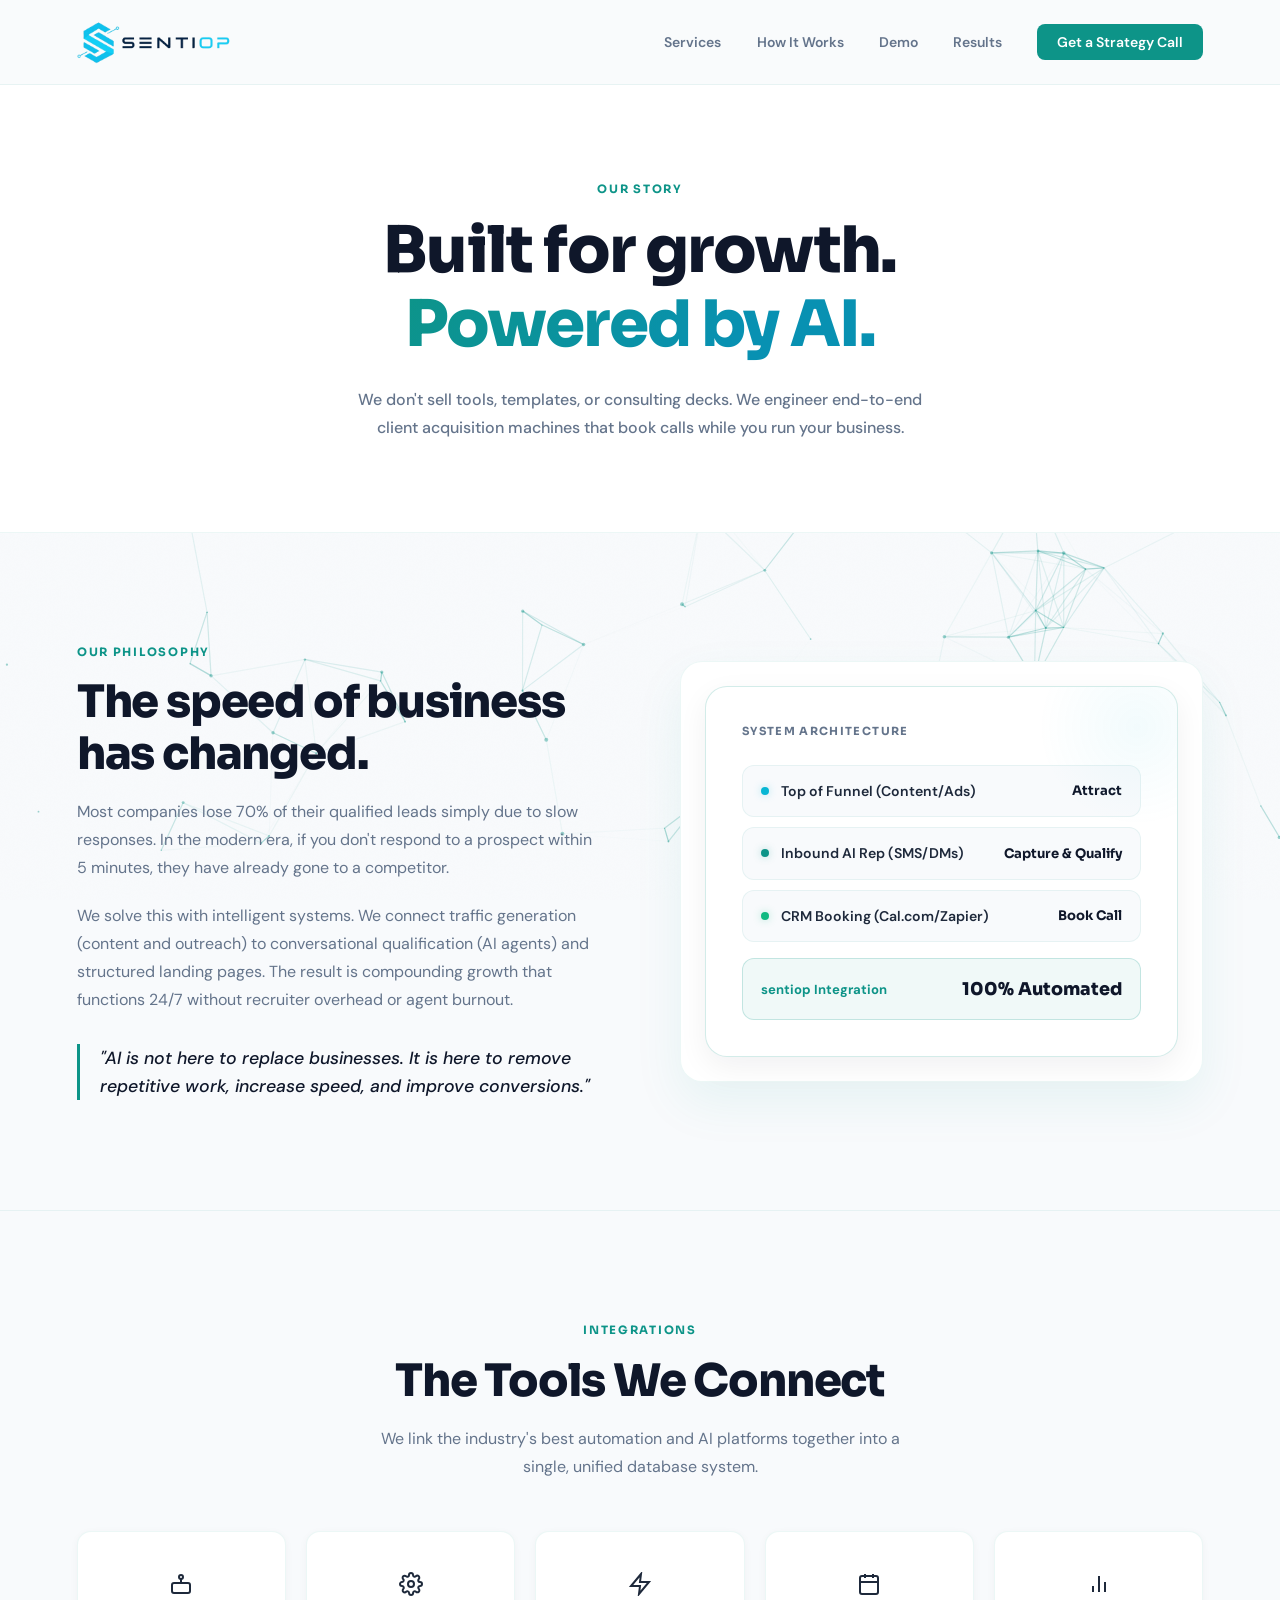
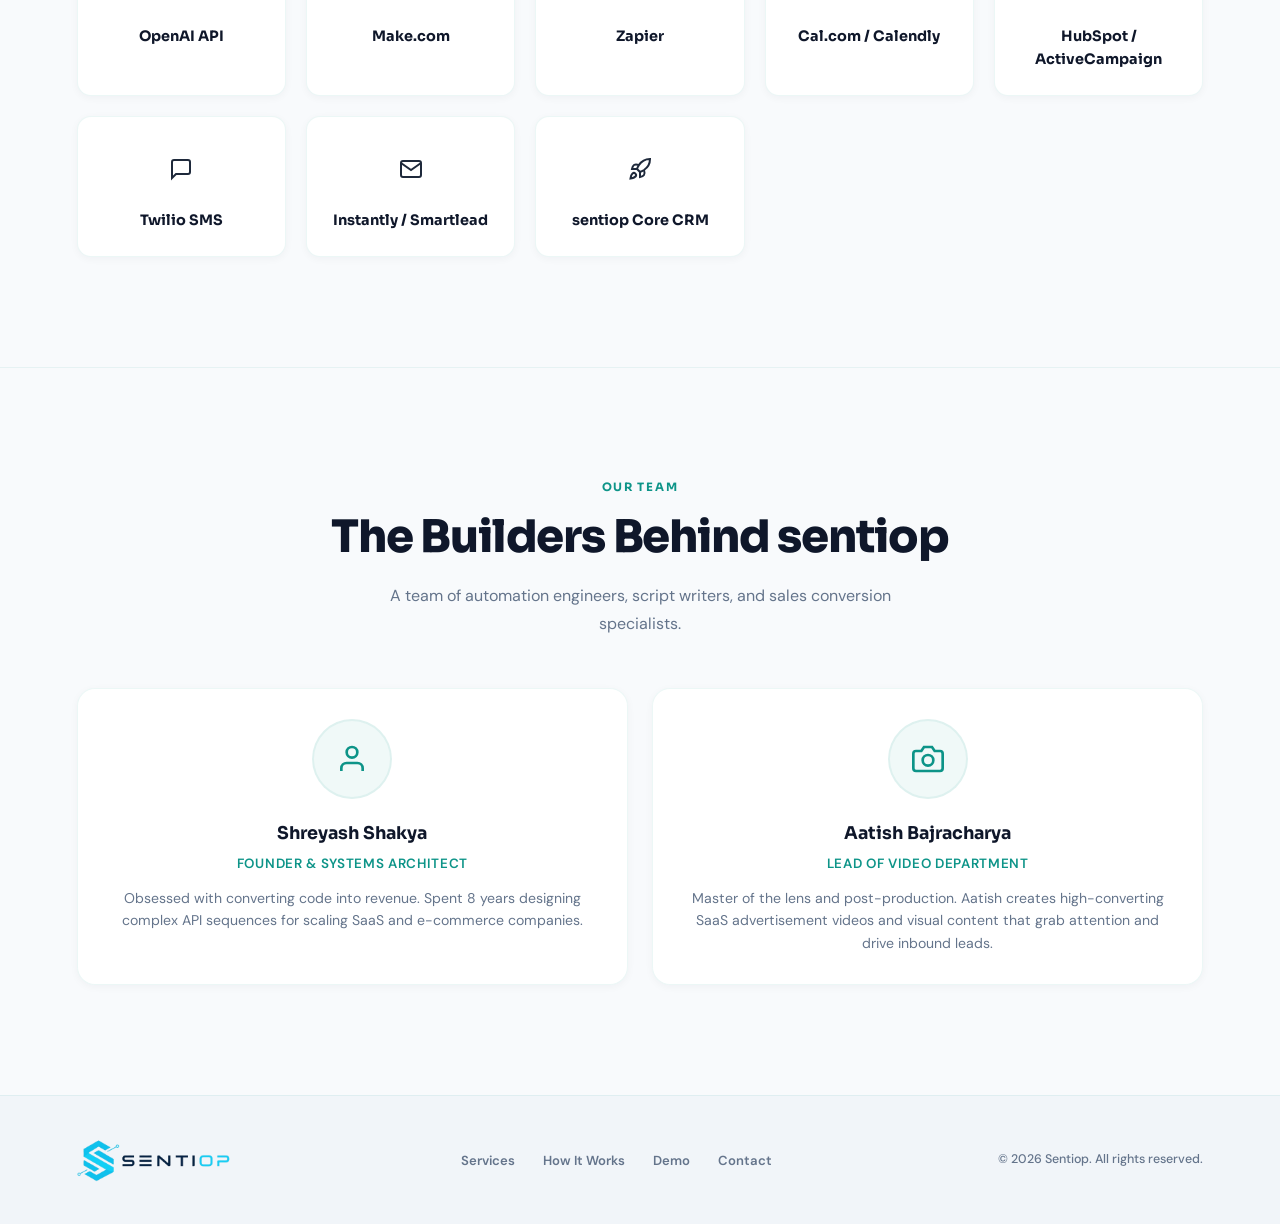
<file: html/about.html>
<!DOCTYPE html>
<html lang="en">
<head>
  <meta charset="UTF-8" />
  <meta name="viewport" content="width=device-width, initial-scale=1.0" />
  <title>About Us — sentiop | Built for Growth, Powered by AI</title>
  
  <!-- SEO Meta Tags -->
  <meta name="description" content="Learn about sentiop' philosophy, our team, and the custom AI-powered integrations we use to scale businesses." />
  
  <!-- Fonts -->
  <link rel="preconnect" href="https://fonts.googleapis.com" />
  <link rel="preconnect" href="https://fonts.gstatic.com" crossorigin />
  <link href="https://fonts.googleapis.com/css2?family=Sora:wght@300;400;500;600;700;800&family=DM+Sans:wght@300;400;500;600;700&display=swap" rel="stylesheet" />
  
  <!-- External Stylesheet -->
  <link rel="stylesheet" href="../css/style.css" />
  
  <!-- External Javascript (Deferred) -->
  <script src="../js/script.js" defer></script>
</head>
<body>

  <!-- Background Particle Network -->
  <canvas id="particle-canvas"></canvas>

  <!-- Nav -->
  <header>
    <nav>
      <div class="logo" id="aboutLogo">
        <a href="index.html" style="text-decoration:none; display:flex; align-items:center;">
          <img src="../images/logo.png" alt="Sentiop Logo" class="logo-img">
        </a>
      </div>
      <ul class="nav-links">
        <li><a href="index.html#services" id="navHomeServices">Services</a></li>
        <li><a href="index.html#system" id="navHomeSystem">How It Works</a></li>
        <li><a href="index.html#demo" id="navHomeDemo">Demo</a></li>
        <li><a href="index.html#testimonials" id="navHomeTestimonials">Results</a></li>
        <li><a href="index.html#contact" class="nav-cta" id="navHomeCta">Get a Strategy Call</a></li>
      </ul>
      <div class="hamburger" id="hamburger" aria-label="Toggle navigation menu">
        <span></span><span></span><span></span>
      </div>
    </nav>
  </header>

  <!-- Mobile Nav -->
  <div class="mobile-nav" id="mobileNav">
    <span class="mobile-nav-close" id="mobileNavClose" role="button" aria-label="Close menu">✕</span>
    <a href="index.html#services" onclick="closeMobileNav()">Services</a>
    <a href="index.html#system" onclick="closeMobileNav()">How It Works</a>
    <a href="index.html#demo" onclick="closeMobileNav()">Demo</a>
    <a href="index.html#testimonials" onclick="closeMobileNav()">Results</a>
    <a href="index.html#contact" onclick="closeMobileNav()">Get a Strategy Call</a>
  </div>

  <main>
    <!-- About Hero -->
    <section id="about-hero">
      <div class="about-hero-content fade-up">
        <p class="section-label">Our Story</p>
        <h1 class="section-title" style="font-size: clamp(2.4rem, 5vw, 4rem); letter-spacing:-1.8px; margin-bottom: 24px;">
          Built for growth.<br/>
          <span class="highlight" style="background: linear-gradient(130deg, var(--accent) 0%, var(--accent2) 70%); -webkit-background-clip: text; -webkit-text-fill-color: transparent; background-clip: text;">Powered by AI.</span>
        </h1>
        <p class="section-sub" style="margin: 0 auto; max-width: 600px; font-weight: 500;">
          We don't sell tools, templates, or consulting decks. We engineer end-to-end client acquisition machines that book calls while you run your business.
        </p>
      </div>
    </section>

    <!-- Philosophy & Mission -->
    <section class="section-pad" id="philosophy" style="background: transparent;">
      <div class="about-grid">
        <div class="fade-up">
          <p class="section-label">Our Philosophy</p>
          <h2 class="section-title">The speed of business has changed.</h2>
          <p class="section-sub" style="margin-bottom: 20px;">
            Most companies lose 70% of their qualified leads simply due to slow responses. In the modern era, if you don't respond to a prospect within 5 minutes, they have already gone to a competitor.
          </p>
          <p class="section-sub">
            We solve this with intelligent systems. We connect traffic generation (content and outreach) to conversational qualification (AI agents) and structured landing pages. The result is compounding growth that functions 24/7 without recruiter overhead or agent burnout.
          </p>
          <div class="philosophy-card">
            <p class="philosophy-text">
              "AI is not here to replace businesses. It is here to remove repetitive work, increase speed, and improve conversions."
            </p>
          </div>
        </div>
        <div class="about-image fade-up fade-up-d2">
          <div class="system-visual" style="width:100%; border-color: rgba(13,148,136,0.18);">
            <div class="pipeline-label">System Architecture</div>
            <div class="pipeline-row">
              <div class="pipeline-item" style="background: var(--bg);">
                <div class="pipeline-item-left">
                  <div class="pipeline-dot dot-blue"></div>
                  <div class="pipeline-item-name">Top of Funnel (Content/Ads)</div>
                </div>
                <div class="pipeline-item-val">Attract</div>
              </div>
              <div class="pipeline-item" style="background: var(--bg);">
                <div class="pipeline-item-left">
                  <div class="pipeline-dot dot-purple"></div>
                  <div class="pipeline-item-name">Inbound AI Rep (SMS/DMs)</div>
                </div>
                <div class="pipeline-item-val">Capture & Qualify</div>
              </div>
              <div class="pipeline-item" style="background: var(--bg);">
                <div class="pipeline-item-left">
                  <div class="pipeline-dot dot-green"></div>
                  <div class="pipeline-item-name">CRM Booking (Cal.com/Zapier)</div>
                </div>
                <div class="pipeline-item-val">Book Call</div>
              </div>
            </div>
            <div class="pipeline-total" style="background: var(--accent-soft); border-color: rgba(13,148,136,0.2);">
              <div class="pipeline-total-label">sentiop Integration</div>
              <div class="pipeline-total-val">100% Automated</div>
            </div>
          </div>
        </div>
      </div>
    </section>

    <!-- Integrations Tech Stack -->
    <section class="section-pad" id="stack">
      <div class="section-header fade-up" style="text-align: center; margin-bottom: 50px;">
        <p class="section-label">Integrations</p>
        <h2 class="section-title">The Tools We Connect</h2>
        <p class="section-sub" style="margin: 0 auto;">We link the industry's best automation and AI platforms together into a single, unified database system.</p>
      </div>
      <div class="stack-grid fade-up fade-up-d2">
        <div class="stack-item">
          <div class="stack-icon"><svg width="24" height="24" viewBox="0 0 24 24" fill="none" stroke="currentColor" stroke-width="2"><rect x="3" y="11" width="18" height="10" rx="2"/><circle cx="12" cy="5" r="2"/><path d="M12 7v4"/><line x1="8" y1="16" x2="8" y2="16"/><line x1="16" y1="16" x2="16" y2="16"/></svg></div>
          <div class="stack-name">OpenAI API</div>
        </div>
        <div class="stack-item">
          <div class="stack-icon"><svg width="24" height="24" viewBox="0 0 24 24" fill="none" stroke="currentColor" stroke-width="2"><circle cx="12" cy="12" r="3"/><path d="M19.4 15a1.65 1.65 0 0 0 .33 1.82l.06.06a2 2 0 0 1 0 2.83 2 2 0 0 1-2.83 0l-.06-.06a1.65 1.65 0 0 0-1.82-.33 1.65 1.65 0 0 0-1 1.51V21a2 2 0 0 1-2 2 2 2 0 0 1-2-2v-.09A1.65 1.65 0 0 0 9 19.4a1.65 1.65 0 0 0-1.82.33l-.06.06a2 2 0 0 1-2.83 0 2 2 0 0 1 0-2.83l.06-.06a1.65 1.65 0 0 0 .33-1.82 1.65 1.65 0 0 0-1.51-1H3a2 2 0 0 1-2-2 2 2 0 0 1 2-2h.09A1.65 1.65 0 0 0 4.6 9a1.65 1.65 0 0 0-.33-1.82l-.06-.06a2 2 0 0 1 0-2.83 2 2 0 0 1 2.83 0l.06.06a1.65 1.65 0 0 0 1.82.33H9a1.65 1.65 0 0 0 1-1.51V3a2 2 0 0 1 2-2 2 2 0 0 1 2 2v.09a1.65 1.65 0 0 0 1 1.51 1.65 1.65 0 0 0 1.82-.33l.06-.06a2 2 0 0 1 2.83 0 2 2 0 0 1 0 2.83l-.06.06a1.65 1.65 0 0 0-.33 1.82V9a1.65 1.65 0 0 0 1.51 1H21a2 2 0 0 1 2 2 2 2 0 0 1-2 2h-.09a1.65 1.65 0 0 0-1.51 1z"/></svg></div>
          <div class="stack-name">Make.com</div>
        </div>
        <div class="stack-item">
          <div class="stack-icon"><svg width="24" height="24" viewBox="0 0 24 24" fill="none" stroke="currentColor" stroke-width="2"><polygon points="13 2 3 14 12 14 11 22 21 10 12 10 13 2"/></svg></div>
          <div class="stack-name">Zapier</div>
        </div>
        <div class="stack-item">
          <div class="stack-icon"><svg width="24" height="24" viewBox="0 0 24 24" fill="none" stroke="currentColor" stroke-width="2"><rect x="3" y="4" width="18" height="18" rx="2" ry="2"/><line x1="16" y1="2" x2="16" y2="6"/><line x1="8" y1="2" x2="8" y2="6"/><line x1="3" y1="10" x2="21" y2="10"/></svg></div>
          <div class="stack-name">Cal.com / Calendly</div>
        </div>
        <div class="stack-item">
          <div class="stack-icon"><svg width="24" height="24" viewBox="0 0 24 24" fill="none" stroke="currentColor" stroke-width="2"><line x1="18" y1="20" x2="18" y2="10"/><line x1="12" y1="20" x2="12" y2="4"/><line x1="6" y1="20" x2="6" y2="14"/></svg></div>
          <div class="stack-name">HubSpot / ActiveCampaign</div>
        </div>
        <div class="stack-item">
          <div class="stack-icon"><svg width="24" height="24" viewBox="0 0 24 24" fill="none" stroke="currentColor" stroke-width="2"><path d="M21 15a2 2 0 0 1-2 2H7l-4 4V5a2 2 0 0 1 2-2h14a2 2 0 0 1 2 2z"/></svg></div>
          <div class="stack-name">Twilio SMS</div>
        </div>
        <div class="stack-item">
          <div class="stack-icon"><svg width="24" height="24" viewBox="0 0 24 24" fill="none" stroke="currentColor" stroke-width="2"><path d="M4 4h16c1.1 0 2 .9 2 2v12c0 1.1-.9 2-2 2H4c-1.1 0-2-.9-2-2V6c0-1.1.9-2 2-2z"/><polyline points="22,6 12,13 2,6"/></svg></div>
          <div class="stack-name">Instantly / Smartlead</div>
        </div>
        <div class="stack-item">
          <div class="stack-icon"><svg width="24" height="24" viewBox="0 0 24 24" fill="none" stroke="currentColor" stroke-width="2"><path d="M4.5 16.5c-1.5 1.26-2 5-2 5s3.74-.5 5-2c.71-.84.7-2.13-.09-2.91a2.18 2.18 0 0 0-2.91-.09z"/><path d="m12 15-3-3a22 22 0 0 1 2-3.95A12.88 12.88 0 0 1 22 2c0 2.72-.78 7.5-6 11a22.35 22.35 0 0 1-4 2z"/><path d="M9 12H4s.55-3.03 2-4c1.62-1.08 5 0 5 0"/><path d="M12 15v5s3.03-.55 4-2c1.08-1.62 0-5 0-5"/></svg></div>
          <div class="stack-name">sentiop Core CRM</div>
        </div>
      </div>
    </section>

    <!-- Team Section -->
    <section class="section-pad" id="team" style="background: transparent;">
      <div class="section-header fade-up" style="text-align: center; margin-bottom: 50px;">
        <p class="section-label">Our Team</p>
        <h2 class="section-title">The Builders Behind sentiop</h2>
        <p class="section-sub" style="margin: 0 auto;">A team of automation engineers, script writers, and sales conversion specialists.</p>
      </div>
      <div class="team-grid">
        <div class="team-card fade-up fade-up-d1">
          <div class="team-avatar"><svg width="32" height="32" viewBox="0 0 24 24" fill="none" stroke="currentColor" stroke-width="2"><path d="M20 21v-2a4 4 0 0 0-4-4H8a4 4 0 0 0-4 4v2"/><circle cx="12" cy="7" r="4"/></svg></div>
          <h3 class="team-name">Shreyash Shakya</h3>
          <div class="team-role">Founder & Systems Architect</div>
          <p class="team-bio">Obsessed with converting code into revenue. Spent 8 years designing complex API sequences for scaling SaaS and e-commerce companies.</p>
        </div>
        <div class="team-card fade-up fade-up-d2">
          <div class="team-avatar"><svg width="32" height="32" viewBox="0 0 24 24" fill="none" stroke="currentColor" stroke-width="2"><path d="M23 19a2 2 0 0 1-2 2H3a2 2 0 0 1-2-2V8a2 2 0 0 1 2-2h4l2-3h6l2 3h4a2 2 0 0 1 2 2z"/><circle cx="12" cy="13" r="4"/></svg></div>
          <h3 class="team-name">Aatish Bajracharya</h3>
          <div class="team-role">Lead of Video Department</div>
          <p class="team-bio">Master of the lens and post-production. Aatish creates high-converting SaaS advertisement videos and visual content that grab attention and drive inbound leads.</p>
        </div>
      </div>
    </section>
  </main>

  <!-- Footer -->
  <footer>
    <div class="footer-logo" id="aboutFooterLogo">
      <img src="../images/logo.png" alt="Sentiop Logo" class="logo-img-footer">
    </div>
    <ul class="footer-links">
      <li><a href="index.html#services" id="footerServices">Services</a></li>
      <li><a href="index.html#system" id="footerSystem">How It Works</a></li>
      <li><a href="index.html#demo" id="footerDemo">Demo</a></li>
      <li><a href="index.html#contact" id="footerContact">Contact</a></li>
    </ul>
    <p class="footer-copy">© 2026 Sentiop. All rights reserved.</p>
  </footer>

</body>
</html>
</file>
<file: css/style.css>
*, *::before, *::after { box-sizing: border-box; margin: 0; padding: 0; }

:root {
  --bg: #f8fafc;
  --surface: #ffffff;
  --surface2: rgba(255, 255, 255, 0.7);
  --border: rgba(13, 148, 136, 0.08);
  --border-hover: rgba(6, 182, 212, 0.25);
  --accent: #0d9488; /* Teal */
  --accent2: #0891b2; /* Cyan */
  --accent-soft: rgba(13, 148, 136, 0.06);
  --accent-glow: rgba(6, 182, 212, 0.1);
  --green: #0f766e; /* Darker teal/green for contrast */
  --text: #1e293b; /* Dark Slate for text */
  --muted: #64748b; /* Medium Slate */
  --white: #ffffff;
  --black: #0f172a;
  --shadow-sm: 0 2px 8px rgba(15, 23, 42, 0.04);
  --shadow-md: 0 10px 30px rgba(15, 23, 42, 0.06);
  --shadow-lg: 0 20px 50px rgba(13, 148, 136, 0.08);
}

html { scroll-behavior: smooth; }

body {
  font-family: 'DM Sans', sans-serif;
  background: var(--bg);
  color: var(--text);
  overflow-x: hidden;
  line-height: 1.6;
}

h1, h2, h3, .logo, .hero-title, .section-title {
  font-family: 'Sora', sans-serif;
}

::-webkit-scrollbar { width: 5px; }
::-webkit-scrollbar-track { background: var(--bg); }
::-webkit-scrollbar-thumb { background: var(--accent); border-radius: 3px; }

/* Noise overlay */
body::before {
  content: '';
  position: fixed;
  inset: 0;
  background-image: url("data:image/svg+xml,%3Csvg xmlns='http://www.w3.org/2000/svg' width='300' height='300'%3E%3Cfilter id='n'%3E%3CfeTurbulence type='fractalNoise' baseFrequency='0.75' numOctaves='4' stitchTiles='stitch'/%3E%3C/filter%3E%3Crect width='300' height='300' filter='url(%23n)' opacity='0.015'/%3E%3C/svg%3E");
  pointer-events: none;
  z-index: 0;
}

/* ── Nav ── */
nav {
  position: fixed;
  top: 0; left: 0; right: 0;
  z-index: 100;
  padding: 18px 6%;
  display: flex;
  align-items: center;
  justify-content: space-between;
  backdrop-filter: blur(20px);
  -webkit-backdrop-filter: blur(20px);
  border-bottom: 1px solid var(--border);
  background: rgba(248, 250, 252, 0.8);
  transition: background 0.3s;
}
.logo {
  font-size: 1.4rem;
  font-weight: 800;
  letter-spacing: -1px;
  color: var(--black);
}
.logo span { color: var(--accent); }
.logo img, .footer-logo img {
  height: 48px;
  width: auto;
  display: block;
  object-fit: contain;
}
.nav-links { display: flex; gap: 2.2rem; list-style: none; align-items: center; }
.nav-links a {
  font-size: 0.875rem;
  font-weight: 600;
  color: var(--muted);
  text-decoration: none;
  transition: color 0.2s;
}
.nav-links a:hover { color: var(--accent); }
.nav-cta {
  background: var(--accent) !important;
  color: var(--white) !important;
  padding: 9px 20px !important;
  border-radius: 8px;
  font-weight: 600 !important;
  transition: opacity 0.2s, transform 0.2s !important;
}
.nav-cta:hover { opacity: 0.9 !important; transform: translateY(-1px) !important; }
.hamburger { display: none; flex-direction: column; gap: 5px; cursor: pointer; }
.hamburger span { display: block; width: 24px; height: 2px; background: var(--text); border-radius: 2px; transition: 0.3s; }

/* ── Hero ── */
#hero {
  position: relative;
  min-height: 100vh;
  display: flex;
  align-items: center;
  justify-content: center;
  text-align: center;
  padding: 130px 6% 90px;
  overflow: hidden;
}
.hero-orb {
  position: absolute;
  border-radius: 50%;
  filter: blur(90px);
  pointer-events: none;
}
.orb-1 {
  width: 600px; height: 600px;
  background: radial-gradient(circle, rgba(6, 182, 212, 0.08) 0%, transparent 70%);
  top: -100px; left: 50%;
  transform: translateX(-50%);
}
.orb-2 {
  width: 400px; height: 400px;
  background: radial-gradient(circle, rgba(13, 148, 136, 0.06) 0%, transparent 70%);
  bottom: -50px; right: 10%;
}
.hero-grid-overlay {
  position: absolute;
  inset: 0;
  background-image:
    linear-gradient(rgba(13, 148, 136, 0.03) 1px, transparent 1px),
    linear-gradient(90deg, rgba(13, 148, 136, 0.03) 1px, transparent 1px);
  background-size: 60px 60px;
  mask-image: radial-gradient(ellipse 80% 80% at 50% 50%, black 30%, transparent 100%);
  pointer-events: none;
}
.hero-content { position: relative; z-index: 1; max-width: 880px; }
.hero-badge {
  display: inline-flex;
  align-items: center;
  gap: 8px;
  background: rgba(13, 148, 136, 0.06);
  border: 1px solid rgba(13, 148, 136, 0.15);
  color: var(--accent);
  font-size: 0.75rem;
  font-weight: 700;
  letter-spacing: 0.1em;
  text-transform: uppercase;
  padding: 6px 16px;
  border-radius: 100px;
  margin-bottom: 32px;
}
.hero-badge-dot {
  width: 6px; height: 6px;
  background: #10b981;
  border-radius: 50%;
  animation: pulse-dot 2s infinite;
}
@keyframes pulse-dot {
  0%, 100% { opacity: 1; transform: scale(1); box-shadow: 0 0 0 0 rgba(16,185,129,0.4); }
  50% { opacity: 0.7; transform: scale(0.85); box-shadow: 0 0 0 4px rgba(16,185,129,0); }
}
.hero-title {
  font-size: clamp(2.6rem, 6.5vw, 5.2rem);
  font-weight: 800;
  line-height: 1.07;
  letter-spacing: -2.5px;
  color: var(--black);
  margin-bottom: 24px;
}
.hero-title .highlight {
  background: linear-gradient(130deg, var(--accent) 0%, var(--accent2) 70%, #06b6d4 100%);
  -webkit-background-clip: text;
  -webkit-text-fill-color: transparent;
  background-clip: text;
}
.hero-title .line-dim {
  color: rgba(15, 23, 42, 0.55);
  font-weight: 300;
}
.hero-sub {
  font-size: clamp(1rem, 2vw, 1.15rem);
  color: var(--muted);
  max-width: 520px;
  margin: 0 auto 44px;
  font-weight: 500;
  line-height: 1.75;
}
.hero-actions { display: flex; gap: 14px; justify-content: center; flex-wrap: wrap; }
.btn-primary {
  display: inline-flex;
  align-items: center;
  gap: 8px;
  background: var(--accent);
  color: var(--white);
  font-size: 0.95rem;
  font-weight: 700;
  font-family: 'Sora', sans-serif;
  padding: 15px 30px;
  border-radius: 10px;
  text-decoration: none;
  border: none;
  cursor: pointer;
  transition: transform 0.2s, box-shadow 0.2s, opacity 0.2s;
  box-shadow: 0 4px 14px rgba(13, 148, 136, 0.25);
}
.btn-primary:hover { transform: translateY(-2px); box-shadow: 0 6px 20px rgba(13, 148, 136, 0.35); opacity: 0.95; }
.btn-secondary {
  display: inline-flex;
  align-items: center;
  gap: 8px;
  background: transparent;
  color: var(--text);
  font-size: 0.95rem;
  font-weight: 600;
  padding: 15px 28px;
  border-radius: 10px;
  text-decoration: none;
  border: 1px solid rgba(13, 148, 136, 0.2);
  transition: border-color 0.2s, background 0.2s;
}
.btn-secondary:hover { border-color: var(--accent); background: rgba(13, 148, 136, 0.04); }

.hero-stats {
  display: flex;
  gap: 48px;
  justify-content: center;
  margin-top: 72px;
  flex-wrap: wrap;
  position: relative;
}
.hero-stats::before {
  content: '';
  position: absolute;
  top: -32px;
  left: 50%;
  transform: translateX(-50%);
  width: 1px;
  height: 24px;
  background: linear-gradient(to bottom, transparent, var(--border));
}
.stat { text-align: center; }
.stat-num {
  font-size: 2.1rem;
  font-weight: 800;
  font-family: 'Sora', sans-serif;
  color: var(--black);
  letter-spacing: -1.5px;
}
.stat-label { font-size: 0.78rem; color: var(--muted); font-weight: 600; margin-top: 3px; letter-spacing: 0.02em; }
.stat-divider { width: 1px; background: var(--border); align-self: stretch; }

.scroll-hint {
  position: absolute;
  bottom: 32px; left: 50%;
  transform: translateX(-50%);
  display: flex;
  flex-direction: column;
  align-items: center;
  gap: 6px;
  opacity: 0.5;
}
.scroll-hint span { font-size: 0.68rem; letter-spacing: 0.12em; text-transform: uppercase; color: var(--muted); }
.scroll-line { width: 1px; height: 40px; background: linear-gradient(to bottom, var(--accent), transparent); animation: scroll-anim 2s infinite; }
@keyframes scroll-anim {
  0%   { transform: scaleY(0); transform-origin: top; }
  50%  { transform: scaleY(1); transform-origin: top; }
  51%  { transform: scaleY(1); transform-origin: bottom; }
  100% { transform: scaleY(0); transform-origin: bottom; }
}

/* ── Sections ── */
section { position: relative; z-index: 1; }
.section-pad { padding: 110px 6%; }
.section-label {
  font-size: 0.72rem;
  font-weight: 700;
  letter-spacing: 0.15em;
  text-transform: uppercase;
  color: var(--accent);
  margin-bottom: 16px;
  font-family: 'Sora', sans-serif;
}
.section-title {
  font-size: clamp(1.9rem, 3.5vw, 2.9rem);
  font-weight: 800;
  letter-spacing: -1.2px;
  color: var(--black);
  line-height: 1.15;
  margin-bottom: 18px;
}
.section-sub {
  font-size: 1rem;
  color: var(--muted);
  max-width: 520px;
  line-height: 1.75;
}
.section-header { margin-bottom: 64px; }

/* ── Services ── */
#services {
  background: var(--surface);
  border-top: 1px solid var(--border);
  border-bottom: 1px solid var(--border);
}
.services-intro {
  display: flex;
  justify-content: space-between;
  align-items: flex-end;
  gap: 40px;
  margin-bottom: 64px;
  flex-wrap: wrap;
}
.services-intro-text { max-width: 560px; }
.services-grid {
  display: grid;
  grid-template-columns: repeat(auto-fit, minmax(290px, 1fr));
  gap: 18px;
}
.service-card {
  background: var(--bg);
  border: 1px solid var(--border);
  border-radius: 18px;
  padding: 38px 34px;
  transition: border-color 0.3s, transform 0.3s, box-shadow 0.3s;
  position: relative;
  overflow: hidden;
}
.service-card::before {
  content: '';
  position: absolute;
  inset: 0;
  background: radial-gradient(circle at 20% 20%, rgba(6, 182, 212, 0.04) 0%, transparent 60%);
  pointer-events: none;
  opacity: 0;
  transition: opacity 0.3s;
}
.service-card:hover { 
  border-color: var(--border-hover); 
  transform: translateY(-5px); 
  box-shadow: var(--shadow-lg); 
}
.service-card:hover::before { opacity: 1; }
.service-num {
  font-size: 0.7rem;
  font-weight: 700;
  font-family: 'Sora', sans-serif;
  letter-spacing: 0.12em;
  color: var(--accent);
  text-transform: uppercase;
  margin-bottom: 20px;
}
.service-icon {
  width: 54px; height: 54px;
  background: var(--accent-soft);
  border-radius: 14px;
  display: flex;
  align-items: center;
  justify-content: center;
  font-size: 1.5rem;
  margin-bottom: 22px;
}
.service-title {
  font-size: 1.15rem;
  font-weight: 700;
  font-family: 'Sora', sans-serif;
  color: var(--black);
  margin-bottom: 12px;
}
.service-outcome {
  font-size: 0.78rem;
  font-weight: 700;
  color: var(--green);
  margin-bottom: 10px;
  letter-spacing: 0.03em;
}
.service-desc { font-size: 0.9rem; color: var(--muted); line-height: 1.75; }
.service-link {
  display: inline-flex;
  align-items: center;
  gap: 6px;
  margin-top: 22px;
  font-size: 0.84rem;
  font-weight: 700;
  color: var(--accent);
  text-decoration: none;
  transition: gap 0.2s;
}
.service-link:hover { gap: 10px; }

/* ── System section ── */
#system { background: var(--bg); }
.system-grid {
  display: grid;
  grid-template-columns: 1fr 1fr;
  gap: 80px;
  align-items: center;
}
.system-steps { display: flex; flex-direction: column; gap: 0; }
.system-step {
  display: flex;
  gap: 20px;
  padding: 28px 0;
  border-bottom: 1px solid var(--border);
  transition: opacity 0.2s;
}
.system-step:last-child { border-bottom: none; }
.system-step-num {
  width: 36px; height: 36px;
  background: var(--accent-soft);
  border: 1px solid rgba(13, 148, 136, 0.15);
  border-radius: 10px;
  display: flex;
  align-items: center;
  justify-content: center;
  font-size: 0.8rem;
  font-weight: 800;
  font-family: 'Sora', sans-serif;
  color: var(--accent);
  flex-shrink: 0;
}
.system-step-title {
  font-size: 1rem;
  font-weight: 700;
  font-family: 'Sora', sans-serif;
  color: var(--black);
  margin-bottom: 6px;
}
.system-step-desc { font-size: 0.88rem; color: var(--muted); line-height: 1.7; }
.system-visual {
  background: var(--surface);
  border: 1px solid var(--border);
  border-radius: 22px;
  padding: 36px;
  position: relative;
  overflow: hidden;
  box-shadow: var(--shadow-md);
}
.system-visual::before {
  content: '';
  position: absolute;
  top: -60px; right: -60px;
  width: 200px; height: 200px;
  background: radial-gradient(circle, rgba(6, 182, 212, 0.05) 0%, transparent 70%);
  border-radius: 50%;
  pointer-events: none;
}
.pipeline-label {
  font-size: 0.7rem;
  font-weight: 700;
  font-family: 'Sora', sans-serif;
  letter-spacing: 0.12em;
  text-transform: uppercase;
  color: var(--muted);
  margin-bottom: 24px;
}
.pipeline-row {
  display: flex;
  flex-direction: column;
  gap: 10px;
}
.pipeline-item {
  display: flex;
  align-items: center;
  justify-content: space-between;
  background: var(--bg);
  border: 1px solid var(--border);
  border-radius: 12px;
  padding: 14px 18px;
  transition: border-color 0.2s;
}
.pipeline-item:hover { border-color: rgba(13, 148, 136, 0.2); }
.pipeline-item-left { display: flex; align-items: center; gap: 12px; }
.pipeline-dot {
  width: 8px; height: 8px;
  border-radius: 50%;
  flex-shrink: 0;
}
.dot-green { background: #10b981; box-shadow: 0 0 8px rgba(16,185,129,0.3); }
.dot-blue { background: #06b6d4; box-shadow: 0 0 8px rgba(6,182,212,0.3); }
.dot-purple { background: var(--accent); box-shadow: 0 0 8px rgba(13,148,136,0.3); }
.dot-amber { background: #f59e0b; box-shadow: 0 0 8px rgba(245,158,11,0.3); }
.pipeline-item-name { font-size: 0.88rem; font-weight: 600; color: var(--text); }
.pipeline-item-val {
  font-size: 0.82rem;
  font-weight: 700;
  font-family: 'Sora', sans-serif;
  color: var(--black);
}
.pipeline-total {
  margin-top: 16px;
  padding: 16px 18px;
  background: var(--accent-soft);
  border: 1px solid rgba(13, 148, 136, 0.15);
  border-radius: 12px;
  display: flex;
  justify-content: space-between;
  align-items: center;
}
.pipeline-total-label { font-size: 0.82rem; font-weight: 700; color: var(--accent); }
.pipeline-total-val { font-size: 1.1rem; font-weight: 800; font-family: 'Sora', sans-serif; color: var(--black); }

/* ── Demo ── */
#demo {
  background: var(--surface);
  border-top: 1px solid var(--border);
  border-bottom: 1px solid var(--border);
}
.demo-wrap {
  display: grid;
  grid-template-columns: 1fr 1fr;
  gap: 70px;
  align-items: center;
}
.demo-copy .section-sub { max-width: 100%; }
.demo-features { list-style: none; margin-top: 28px; display: flex; flex-direction: column; gap: 12px; }
.demo-features li {
  display: flex;
  align-items: flex-start;
  gap: 12px;
  font-size: 0.92rem;
  color: var(--text);
  line-height: 1.6;
}
.demo-features li .feat-icon {
  width: 22px; height: 22px;
  background: rgba(13, 148, 136, 0.1);
  border-radius: 6px;
  display: flex;
  align-items: center;
  justify-content: center;
  flex-shrink: 0;
  margin-top: 1px;
}
.demo-features li .feat-icon svg { color: var(--accent); }
.chat-window {
  background: var(--surface);
  border: 1px solid var(--border);
  border-radius: 22px;
  overflow: hidden;
  box-shadow: var(--shadow-lg);
}
.chat-header {
  background: rgba(13, 148, 136, 0.05);
  border-bottom: 1px solid var(--border);
  padding: 16px 20px;
  display: flex;
  align-items: center;
  gap: 10px;
}
.chat-avatar {
  width: 34px; height: 34px;
  background: linear-gradient(135deg, var(--accent), var(--accent2));
  border-radius: 50%;
  display: flex;
  align-items: center;
  justify-content: center;
  font-size: 0.85rem;
  color: white;
}
.chat-name { font-size: 0.88rem; font-weight: 700; font-family: 'Sora', sans-serif; color: var(--black); }
.chat-status { font-size: 0.7rem; color: #10b981; font-weight: 600; }
.chat-status::before { content: '● '; }
.chat-body { padding: 22px; display: flex; flex-direction: column; gap: 12px; min-height: 260px; background: #fafbfc; }
.msg {
  max-width: 82%;
  padding: 12px 16px;
  border-radius: 14px;
  font-size: 0.875rem;
  line-height: 1.55;
  opacity: 0;
  animation: msg-in 0.35s forwards;
}
.msg.bot {
  background: var(--surface);
  border: 1px solid var(--border);
  color: var(--text);
  align-self: flex-start;
  border-bottom-left-radius: 4px;
  box-shadow: var(--shadow-sm);
}
.msg.user {
  background: var(--accent);
  color: var(--white);
  align-self: flex-end;
  border-bottom-right-radius: 4px;
}
.msg:nth-child(1) { animation-delay: 0.2s; }
.msg:nth-child(2) { animation-delay: 1s; }
.msg:nth-child(3) { animation-delay: 1.8s; }
.msg:nth-child(4) { animation-delay: 2.6s; }
.msg:nth-child(5) { animation-delay: 3.4s; }
@keyframes msg-in {
  from { opacity: 0; transform: translateY(8px); }
  to   { opacity: 1; transform: translateY(0); }
}
.chat-input-row {
  padding: 14px 20px;
  border-top: 1px solid var(--border);
  display: flex;
  gap: 10px;
  align-items: center;
  background: var(--surface);
}
.chat-input-fake {
  flex: 1;
  background: rgba(15, 23, 42, 0.02);
  border: 1px solid var(--border);
  border-radius: 8px;
  padding: 10px 14px;
  font-size: 0.82rem;
  color: var(--muted);
}
.chat-send-btn {
  width: 36px; height: 36px;
  background: var(--accent);
  border-radius: 8px;
  display: flex;
  align-items: center;
  justify-content: center;
  cursor: pointer;
}

/* ── Testimonials ── */
#testimonials { background: var(--bg); }
.testimonials-grid {
  display: grid;
  grid-template-columns: repeat(auto-fit, minmax(300px, 1fr));
  gap: 18px;
}
.testimonial-card {
  background: var(--surface);
  border: 1px solid var(--border);
  border-radius: 18px;
  padding: 32px;
  transition: border-color 0.3s, transform 0.3s;
  position: relative;
  box-shadow: var(--shadow-sm);
}
.testimonial-card:hover { border-color: var(--accent); transform: translateY(-3px); box-shadow: var(--shadow-md); }
.testimonial-result {
  display: inline-flex;
  align-items: center;
  gap: 6px;
  background: var(--accent-soft);
  border: 1px solid rgba(13, 148, 136, 0.15);
  color: var(--accent);
  font-size: 0.75rem;
  font-weight: 700;
  font-family: 'Sora', sans-serif;
  padding: 4px 10px;
  border-radius: 100px;
  margin-bottom: 18px;
}
.stars { font-size: 0.9rem; margin-bottom: 14px; letter-spacing: 2px; color: #f59e0b; }
.testimonial-text {
  font-size: 0.93rem;
  color: var(--text);
  line-height: 1.75;
  margin-bottom: 22px;
}
.testimonial-author { display: flex; align-items: center; gap: 12px; }
.author-avatar {
  width: 40px; height: 40px;
  border-radius: 50%;
  background: linear-gradient(135deg, var(--accent), var(--accent2));
  display: flex;
  align-items: center;
  justify-content: center;
  font-weight: 700;
  font-size: 0.82rem;
  font-family: 'Sora', sans-serif;
  color: var(--white);
}
.author-name { font-size: 0.88rem; font-weight: 700; font-family: 'Sora', sans-serif; color: var(--black); }
.author-role { font-size: 0.76rem; color: var(--muted); font-weight: 500; }

/* ── Contact ── */
#contact {
  background: var(--surface);
  border-top: 1px solid var(--border);
}
.contact-wrap {
  display: grid;
  grid-template-columns: 1fr 1fr;
  gap: 80px;
  align-items: start;
}
.contact-copy .section-sub { max-width: 100%; margin-bottom: 36px; }
.contact-perks { list-style: none; display: flex; flex-direction: column; gap: 14px; }
.contact-perks li {
  display: flex;
  align-items: center;
  gap: 12px;
  font-size: 0.9rem;
  color: var(--text);
  font-weight: 500;
}
.perk-icon {
  width: 32px; height: 32px;
  background: var(--accent-soft);
  border-radius: 8px;
  display: flex;
  align-items: center;
  justify-content: center;
  font-size: 0.9rem;
  flex-shrink: 0;
}
.contact-form { display: flex; flex-direction: column; gap: 16px; }
.form-row { display: grid; grid-template-columns: 1fr 1fr; gap: 16px; }
.form-group { display: flex; flex-direction: column; gap: 7px; }
.form-group label { font-size: 0.8rem; font-weight: 700; color: var(--muted); letter-spacing: 0.04em; text-transform: uppercase; font-family: 'Sora', sans-serif; }
.form-group input,
.form-group select,
.form-group textarea {
  background: var(--bg);
  border: 1px solid var(--border);
  border-radius: 10px;
  padding: 13px 16px;
  color: var(--text);
  font-size: 0.92rem;
  font-family: 'DM Sans', sans-serif;
  outline: none;
  transition: border-color 0.2s, box-shadow 0.2s;
}
.form-group input::placeholder,
.form-group textarea::placeholder { color: rgba(100, 116, 139, 0.5); }
.form-group input:focus,
.form-group select:focus,
.form-group textarea:focus {
  border-color: var(--accent);
  box-shadow: 0 0 0 3px var(--accent-glow);
  background: var(--surface);
}
.form-group select { appearance: none; cursor: pointer; }
.form-group textarea { resize: vertical; min-height: 100px; }
.form-submit {
  background: var(--accent);
  color: var(--white);
  border: none;
  border-radius: 10px;
  padding: 16px 28px;
  font-size: 1rem;
  font-weight: 700;
  font-family: 'Sora', sans-serif;
  cursor: pointer;
  transition: transform 0.2s, box-shadow 0.2s, opacity 0.2s;
  box-shadow: 0 4px 14px rgba(13, 148, 136, 0.2);
}
.form-submit:hover { transform: translateY(-2px); box-shadow: 0 6px 20px rgba(13, 148, 136, 0.3); opacity: 0.95; }
.form-note { font-size: 0.77rem; color: var(--muted); text-align: center; font-weight: 500; }

/* ── Footer ── */
footer {
  background: #f1f5f9;
  border-top: 1px solid var(--border);
  padding: 40px 6%;
  display: flex;
  align-items: center;
  justify-content: space-between;
  flex-wrap: wrap;
  gap: 16px;
  position: relative;
  z-index: 1;
}
.footer-logo { font-size: 1.15rem; font-weight: 800; font-family: 'Sora', sans-serif; color: var(--black); }
.footer-logo span { color: var(--accent); }
.footer-links { display: flex; gap: 28px; list-style: none; }
.footer-links a { font-size: 0.82rem; color: var(--muted); text-decoration: none; transition: color 0.2s; font-weight: 600; }
.footer-links a:hover { color: var(--accent); }
.footer-copy { font-size: 0.78rem; color: var(--muted); font-weight: 500; }

/* ── Fade animations ── */
.fade-up {
  opacity: 0;
  transform: translateY(28px);
  transition: opacity 0.7s cubic-bezier(0.16,1,0.3,1), transform 0.7s cubic-bezier(0.16,1,0.3,1);
}
.fade-up.visible { opacity: 1; transform: translateY(0); }
.fade-up-d1 { transition-delay: 0.08s; }
.fade-up-d2 { transition-delay: 0.16s; }
.fade-up-d3 { transition-delay: 0.24s; }
.fade-up-d4 { transition-delay: 0.32s; }

/* ── Responsive ── */
@media (max-width: 900px) {
  .nav-links { display: none; }
  .hamburger { display: flex; }
  .demo-wrap, .contact-wrap, .system-grid { grid-template-columns: 1fr; gap: 44px; }
  .form-row { grid-template-columns: 1fr; }
  .services-intro { flex-direction: column; align-items: flex-start; }
}
@media (max-width: 600px) {
  .section-pad { padding: 80px 5%; }
  .hero-stats { gap: 28px; }
  .stat-divider { display: none; }
}

/* ── Mobile nav ── */
.mobile-nav {
  display: none;
  position: fixed;
  top: 0; left: 0; right: 0; bottom: 0;
  background: rgba(248, 250, 252, 0.98);
  z-index: 99;
  flex-direction: column;
  align-items: center;
  justify-content: center;
  gap: 36px;
}
.mobile-nav.open { display: flex; }
.mobile-nav a {
  font-size: 1.5rem;
  font-weight: 700;
  font-family: 'Sora', sans-serif;
  color: var(--black);
  text-decoration: none;
  transition: color 0.2s;
}
.mobile-nav a:hover { color: var(--accent); }
.mobile-nav-close {
  position: absolute;
  top: 24px; right: 6%;
  font-size: 1.8rem;
  cursor: pointer;
  color: var(--muted);
}

/* ── Toast ── */
.toast {
  position: fixed;
  bottom: 28px; right: 28px;
  background: var(--surface);
  border: 1px solid rgba(13, 148, 136, 0.3);
  color: var(--accent);
  padding: 14px 20px;
  border-radius: 10px;
  font-size: 0.9rem;
  font-weight: 700;
  display: flex;
  align-items: center;
  gap: 8px;
  transform: translateY(80px);
  opacity: 0;
  transition: transform 0.4s cubic-bezier(0.16,1,0.3,1), opacity 0.4s;
  box-shadow: var(--shadow-md);
  z-index: 200;
}
.toast.show { transform: translateY(0); opacity: 1; }

/* ── ROI Calculator ── */
#roi-calculator {
  background: var(--bg);
  border-top: 1px solid var(--border);
  border-bottom: 1px solid var(--border);
}
.calc-grid {
  display: grid;
  grid-template-columns: 1.1fr 0.9fr;
  gap: 60px;
  align-items: center;
}
.calc-card {
  background: var(--surface);
  border: 1px solid var(--border);
  border-radius: 22px;
  padding: 40px;
  box-shadow: var(--shadow-md);
}
.calc-slider-group {
  margin-bottom: 30px;
}
.calc-slider-header {
  display: flex;
  justify-content: space-between;
  align-items: center;
  margin-bottom: 12px;
}
.calc-slider-label {
  font-family: 'Sora', sans-serif;
  font-size: 0.88rem;
  font-weight: 700;
  color: var(--black);
}
.calc-slider-value {
  font-family: 'Sora', sans-serif;
  font-size: 1.1rem;
  font-weight: 800;
  color: var(--accent);
}
.calc-range {
  -webkit-appearance: none;
  width: 100%;
  height: 6px;
  background: rgba(13, 148, 136, 0.12);
  border-radius: 6px;
  outline: none;
}
.calc-range::-webkit-slider-thumb {
  -webkit-appearance: none;
  appearance: none;
  width: 20px;
  height: 20px;
  border-radius: 50%;
  background: var(--accent);
  cursor: pointer;
  border: 2px solid var(--white);
  box-shadow: 0 0 10px rgba(13, 148, 136, 0.35);
  transition: transform 0.1s;
}
.calc-range::-webkit-slider-thumb:hover {
  transform: scale(1.15);
}
.calc-results {
  background: var(--surface);
  border: 1px solid var(--border);
  border-radius: 22px;
  padding: 40px;
  box-shadow: var(--shadow-lg);
  display: flex;
  flex-direction: column;
  gap: 28px;
  position: relative;
  overflow: hidden;
}
.calc-results::before {
  content: '';
  position: absolute;
  top: -40px; right: -40px;
  width: 150px; height: 150px;
  background: radial-gradient(circle, rgba(6, 182, 212, 0.08) 0%, transparent 70%);
  border-radius: 50%;
}
.calc-result-item {}
.calc-result-title {
  font-size: 0.8rem;
  font-weight: 700;
  text-transform: uppercase;
  letter-spacing: 0.08em;
  color: var(--muted);
  margin-bottom: 6px;
}
.calc-result-number {
  font-family: 'Sora', sans-serif;
  font-size: 2.2rem;
  font-weight: 800;
  color: var(--black);
  letter-spacing: -1px;
  line-height: 1.1;
}
.calc-result-number.highlight {
  background: linear-gradient(130deg, var(--accent) 0%, var(--accent2) 70%);
  -webkit-background-clip: text;
  -webkit-text-fill-color: transparent;
  background-clip: text;
}
.calc-explanation {
  font-size: 0.82rem;
  color: var(--muted);
  line-height: 1.6;
}

/* ── About Page Styles ── */
#about-hero {
  padding: 180px 6% 90px;
  text-align: center;
  background: var(--surface);
  border-bottom: 1px solid var(--border);
}
.about-hero-content {
  max-width: 800px;
  margin: 0 auto;
}
.about-grid {
  display: grid;
  grid-template-columns: 1fr 1fr;
  gap: 80px;
  align-items: center;
}
.about-image {
  background: var(--surface);
  border: 1px solid var(--border);
  border-radius: 22px;
  padding: 24px;
  box-shadow: var(--shadow-lg);
  display: flex;
  align-items: center;
  justify-content: center;
}
.philosophy-card {
  border-left: 3px solid var(--accent);
  padding-left: 20px;
  margin-top: 30px;
}
.philosophy-text {
  font-size: 1.1rem;
  font-style: italic;
  color: var(--black);
  font-weight: 500;
}

/* ── Team Grid ── */
.team-grid {
  display: grid;
  grid-template-columns: repeat(auto-fit, minmax(240px, 1fr));
  gap: 24px;
  margin-top: 40px;
}
.team-card {
  background: var(--surface);
  border: 1px solid var(--border);
  border-radius: 18px;
  padding: 30px;
  text-align: center;
  transition: transform 0.3s, border-color 0.3s;
  box-shadow: var(--shadow-sm);
}
.team-card:hover {
  transform: translateY(-5px);
  border-color: var(--accent);
  box-shadow: var(--shadow-md);
}
.team-avatar {
  width: 80px; height: 80px;
  border-radius: 50%;
  background: var(--accent-soft);
  margin: 0 auto 20px;
  display: flex;
  align-items: center;
  justify-content: center;
  font-size: 1.8rem;
  border: 2px solid var(--border);
  color: var(--accent);
}
.team-name {
  font-family: 'Sora', sans-serif;
  font-size: 1.1rem;
  font-weight: 700;
  color: var(--black);
  margin-bottom: 6px;
}
.team-role {
  font-size: 0.84rem;
  color: var(--accent);
  font-weight: 600;
  text-transform: uppercase;
  letter-spacing: 0.05em;
  margin-bottom: 12px;
}
.team-bio {
  font-size: 0.88rem;
  color: var(--muted);
  line-height: 1.6;
}

/* ── Integration Stack ── */
#stack {
  background: var(--bg);
  border-top: 1px solid var(--border);
  border-bottom: 1px solid var(--border);
}
.stack-grid {
  display: grid;
  grid-template-columns: repeat(auto-fit, minmax(180px, 1fr));
  gap: 20px;
}
.stack-item {
  background: var(--surface);
  border: 1px solid var(--border);
  border-radius: 14px;
  padding: 24px;
  text-align: center;
  transition: transform 0.2s, border-color 0.2s;
  box-shadow: var(--shadow-sm);
}
.stack-item:hover {
  transform: scale(1.03);
  border-color: var(--accent);
  box-shadow: var(--shadow-md);
}
.stack-icon {
  font-size: 2.2rem;
  margin-bottom: 12px;
}
.stack-name {
  font-family: 'Sora', sans-serif;
  font-size: 0.9rem;
  font-weight: 700;
  color: var(--black);
}

@media (max-width: 900px) {
  .calc-grid, .about-grid {
    grid-template-columns: 1fr;
    gap: 40px;
  }
}

/* ── Canvas Particle Background ── */
#particle-canvas {
  position: fixed;
  top: 0;
  left: 0;
  width: 100vw;
  height: 100vh;
  z-index: -1;
  pointer-events: none;
  opacity: 1;
}

/* ── Video Showcase & Custom Cursor ── */
.video-container {
  position: relative;
  width: 100%;
  max-width: 1000px;
  height: 560px;
  margin: 0 auto;
  border-radius: 24px;
  overflow: hidden;
  background: var(--surface);
  border: 1px solid var(--border);
  box-shadow: var(--shadow-lg);
  cursor: none; /* Hide default cursor when hovering */
}

.video-thumb-img {
  width: 100%;
  height: 100%;
  object-fit: cover;
  object-position: center;
  display: block;
  transition: transform 0.6s cubic-bezier(0.16, 1, 0.3, 1), filter 0.6s;
  transform: scale(1.02);
}

.video-play-overlay {
  position: absolute;
  inset: 0;
  display: flex;
  align-items: center;
  justify-content: center;
  background: rgba(0,0,0,0.15);
  transition: background 0.3s;
}

.video-container:hover .video-thumb-img {
  transform: scale(1);
  filter: brightness(0.85);
}

.video-container:hover .video-play-overlay {
  background: rgba(0,0,0,0.3);
}

.custom-play-cursor {
  position: absolute;
  top: 0;
  left: 0;
  width: 80px;
  height: 80px;
  background: rgba(255, 255, 255, 0.15);
  backdrop-filter: blur(12px);
  -webkit-backdrop-filter: blur(12px);
  border: 1px solid rgba(255, 255, 255, 0.4);
  border-radius: 50%;
  display: flex;
  align-items: center;
  justify-content: center;
  color: #fff;
  pointer-events: none;
  opacity: 0;
  transform: translate(-50%, -50%) scale(0.5);
  transition: opacity 0.3s, transform 0.1s linear; /* Fast linear transition for smooth tracking */
  z-index: 10;
  box-shadow: 0 10px 30px rgba(0, 0, 0, 0.2);
}

.custom-play-cursor.active {
  opacity: 1;
}

/* ── Video Lightbox Modal ── */
.video-modal {
  position: fixed;
  top: 0;
  left: 0;
  width: 100vw;
  height: 100vh;
  z-index: 1000;
  display: flex;
  align-items: center;
  justify-content: center;
  opacity: 0;
  pointer-events: none;
  transition: opacity 0.4s ease;
}

.video-modal.open {
  opacity: 1;
  pointer-events: auto;
}

.video-modal-backdrop {
  position: absolute;
  inset: 0;
  background: rgba(15, 23, 42, 0.85);
  backdrop-filter: blur(16px);
  -webkit-backdrop-filter: blur(16px);
}

.video-modal-content {
  position: relative;
  width: 90%;
  max-width: 1100px;
  aspect-ratio: 16 / 9;
  background: #000;
  border-radius: 16px;
  overflow: hidden;
  box-shadow: 0 25px 80px rgba(0, 0, 0, 0.5);
  transform: scale(0.95) translateY(20px);
  transition: transform 0.4s cubic-bezier(0.16, 1, 0.3, 1);
}

.video-modal.open .video-modal-content {
  transform: scale(1) translateY(0);
}

.video-modal-close {
  position: absolute;
  top: -50px;
  right: 0;
  background: none;
  border: none;
  color: #fff;
  font-size: 2rem;
  cursor: pointer;
  opacity: 0.7;
  transition: opacity 0.2s;
}

.video-modal-close:hover {
  opacity: 1;
}

.video-frame-container {
  width: 100%;
  height: 100%;
  display: flex;
  align-items: center;
  justify-content: center;
  background: #1e293b;
  color: #fff;
  text-align: center;
}

@media (max-width: 900px) {
  .video-container { height: 350px; }
  .video-modal-close { top: 10px; right: 10px; z-index: 10; background: rgba(0,0,0,0.5); width: 40px; height: 40px; border-radius: 50%; font-size: 1.5rem; line-height: 1; display: flex; align-items: center; justify-content: center; }
}
.logo-img {
    height: 52px;
    width: auto;
    display: block;
}

.logo-img-footer {
    height: 28px;
    width: auto;
    display: block;
}
</file>
